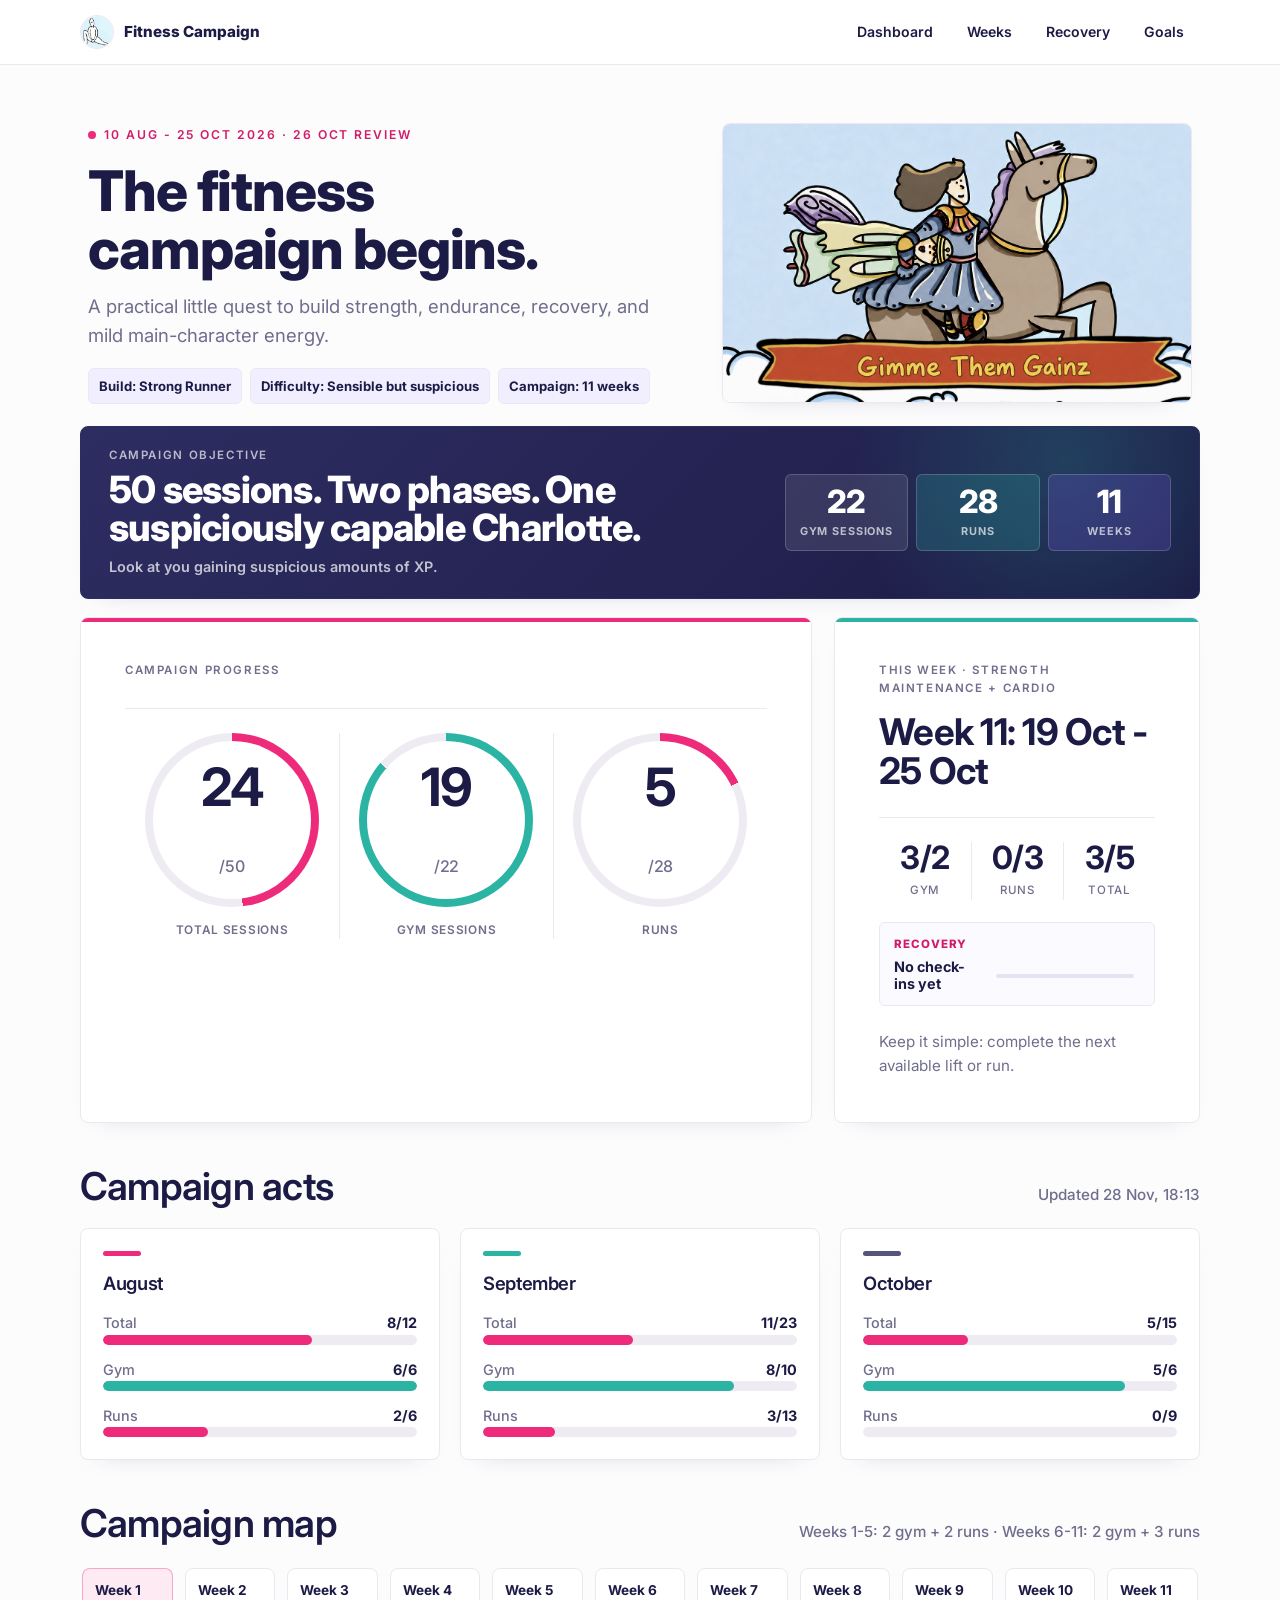
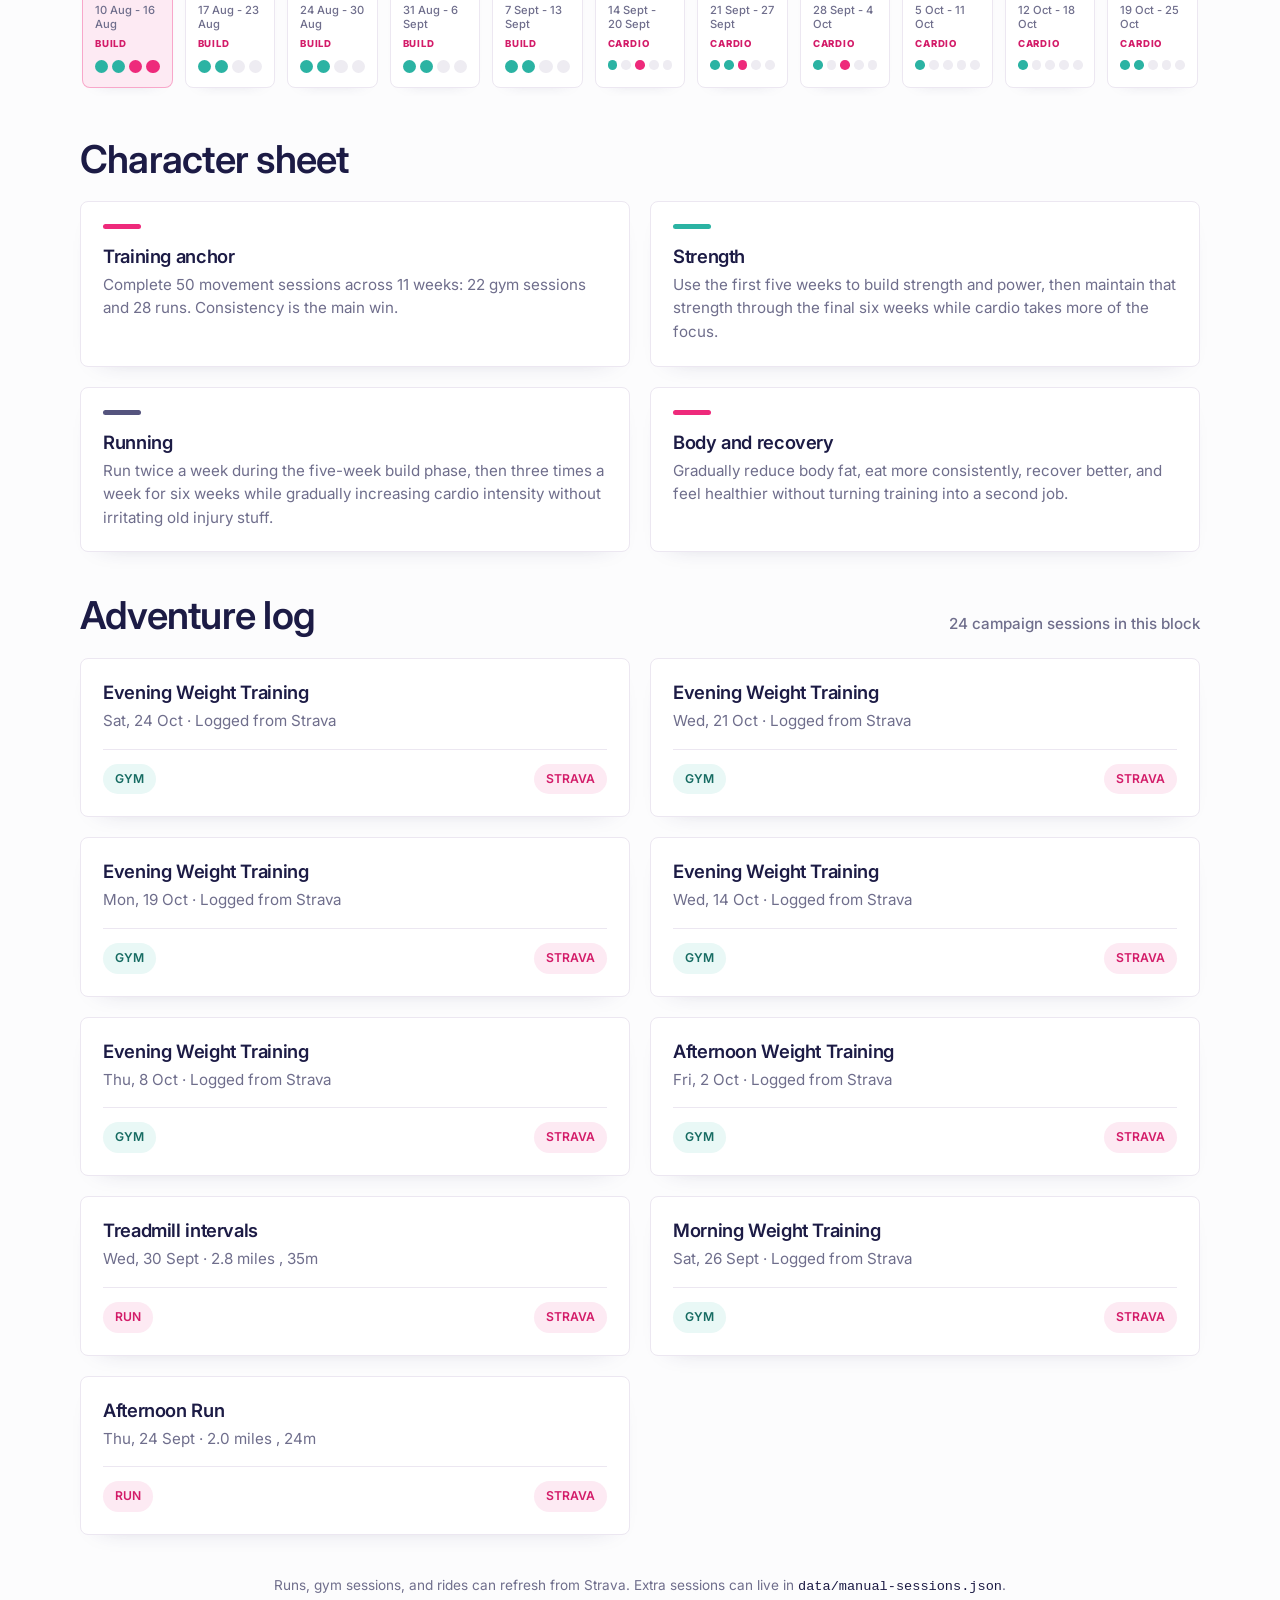
<file: index.html>
<!doctype html>
<html lang="en">
  <head>
    <meta charset="utf-8">
    <meta name="viewport" content="width=device-width, initial-scale=1">
    <title>Charlotte's Movement Block</title>
    <meta
      name="description"
      content="A personal training dashboard for Charlotte's August to October strength and running block."
    >
    <link rel="preconnect" href="https://fonts.googleapis.com">
    <link rel="preconnect" href="https://fonts.gstatic.com" crossorigin>
    <link
      href="https://fonts.googleapis.com/css2?family=Inter:wght@400;500;600;700;800&display=swap"
      rel="stylesheet"
    >
    <link rel="stylesheet" href="styles.css">
  </head>
  <body>
    <nav class="page-nav" aria-label="Page sections">
      <div class="nav-inner">
        <a class="brand-link" href="#top" aria-label="Back to top">
          <span class="brand-mark">
            <img src="assets/quest-buddy.png" alt="">
          </span>
          <span>Fitness Campaign</span>
        </a>
        <div class="nav-links">
          <a href="#dashboard">Dashboard</a>
          <a href="#weeks">Weeks</a>
          <a href="recovery.html">Recovery</a>
          <a href="#goals">Goals</a>
        </div>
      </div>
    </nav>

    <main class="shell" id="top">
      <header class="masthead">
        <div>
          <p class="eyebrow">10 Aug - 25 Oct 2026 · 26 Oct review</p>
          <h1>The fitness campaign begins.</h1>
          <p class="intro">
            A practical little quest to build strength, endurance, recovery,
            and mild main-character energy.
          </p>
          <div class="quest-meta" aria-label="Campaign details">
            <span>Build: Strong Runner</span>
            <span>Difficulty: Sensible but suspicious</span>
            <span>Campaign: 11 weeks</span>
          </div>
        </div>
        <figure class="hero-art" aria-label="Campaign rider illustration">
          <img src="assets/campaign-rider.png?v=gainz-small" alt="">
        </figure>
      </header>

      <section class="target-strip" aria-label="Block targets">
        <div class="target-copy">
          <p class="panel-label">Campaign objective</p>
          <h2>50 sessions. Two phases. One suspiciously capable Charlotte.</h2>
          <p class="target-note" id="pep-note">Tiny promise, repeated often.</p>
        </div>
        <div class="target-stats">
          <div>
            <strong>22</strong>
            <span>gym sessions</span>
          </div>
          <div>
            <strong>28</strong>
            <span>runs</span>
          </div>
          <div>
            <strong>11</strong>
            <span>weeks</span>
          </div>
        </div>
      </section>

      <section class="hero-grid" id="dashboard" aria-labelledby="dashboard-title">
        <div class="hero-panel">
          <p class="panel-label" id="dashboard-title">Campaign progress</p>
          <div class="rings" aria-label="Overall progress rings">
            <div class="ring-card">
              <div class="ring" data-ring="total">
                <span><strong id="total-done">0</strong><small>/50</small></span>
              </div>
              <p>Total sessions</p>
            </div>
            <div class="ring-card">
              <div class="ring ring-gym" data-ring="gym">
                <span><strong id="gym-done">0</strong><small>/22</small></span>
              </div>
              <p>Gym sessions</p>
            </div>
            <div class="ring-card">
              <div class="ring ring-run" data-ring="run">
                <span><strong id="run-done">0</strong><small>/28</small></span>
              </div>
              <p>Runs</p>
            </div>
          </div>
        </div>

        <aside class="status-panel" aria-label="Current week status">
          <p class="panel-label" id="current-phase-label">This week · Strength + power build</p>
          <h2 id="current-week-title">Loading...</h2>
          <div class="mini-goals" id="mini-goals">
            <div>
              <span id="week-gym">0/2</span>
              <small>Gym</small>
            </div>
            <div>
              <span id="week-runs">0/2</span>
              <small>Runs</small>
            </div>
            <div>
              <span id="week-total">0/4</span>
              <small>Total</small>
            </div>
          </div>
          <a class="dashboard-recovery-link" href="recovery.html" aria-label="Open recovery dashboard">
            <div>
              <span>Recovery</span>
              <strong id="dashboard-recovery-score">No check-ins yet</strong>
            </div>
            <svg
              class="dashboard-sparkline"
              id="dashboard-recovery-sparkline"
              viewBox="0 0 150 44"
              aria-hidden="true"
            ></svg>
          </a>
          <p class="week-note" id="current-week-note">
            Once your first activities are logged, this will show whether the
            weekly minimum is on track.
          </p>
        </aside>
      </section>

      <section class="month-section" aria-labelledby="month-title">
        <div class="section-heading">
          <h2 id="month-title">Campaign acts</h2>
          <p id="updated-label">Loading data...</p>
        </div>
        <div class="month-grid" id="month-grid"></div>
      </section>

      <section class="week-section" id="weeks" aria-labelledby="weeks-title">
        <div class="section-heading">
          <h2 id="weeks-title">Campaign map</h2>
          <p>Weeks 1-5: 2 gym + 2 runs · Weeks 6-11: 2 gym + 3 runs</p>
        </div>
        <div class="week-grid" id="week-grid"></div>
      </section>

      <section class="goals-section" id="goals" aria-labelledby="goals-title">
        <div class="section-heading section-heading-left">
          <h2 id="goals-title">Character sheet</h2>
        </div>
        <div class="goals-grid">
          <article>
            <h3>Training anchor</h3>
            <p>
              Complete 50 movement sessions across 11 weeks: 22 gym sessions
              and 28 runs. Consistency is the main win.
            </p>
          </article>
          <article>
            <h3>Strength</h3>
            <p>
              Use the first five weeks to build strength and power, then
              maintain that strength through the final six weeks while cardio
              takes more of the focus.
            </p>
          </article>
          <article>
            <h3>Running</h3>
            <p>
              Run twice a week during the five-week build phase, then three
              times a week for six weeks while gradually increasing cardio
              intensity without irritating old injury stuff.
            </p>
          </article>
          <article>
            <h3>Body and recovery</h3>
            <p>
              Gradually reduce body fat, eat more consistently, recover better,
              and feel healthier without turning training into a second job.
            </p>
          </article>
        </div>
      </section>

      <section class="activity-section" aria-labelledby="activity-title">
        <div class="section-heading">
          <h2 id="activity-title">Adventure log</h2>
          <p id="activity-summary">Loading sessions...</p>
        </div>
        <div class="activity-list" id="activity-list"></div>
      </section>

      <footer class="site-footer">
        <p>Runs, gym sessions, and rides can refresh from Strava. Extra sessions can live in <code>data/manual-sessions.json</code>.</p>
      </footer>
    </main>

    <script src="app.js" type="module"></script>
  </body>
</html>
</file>
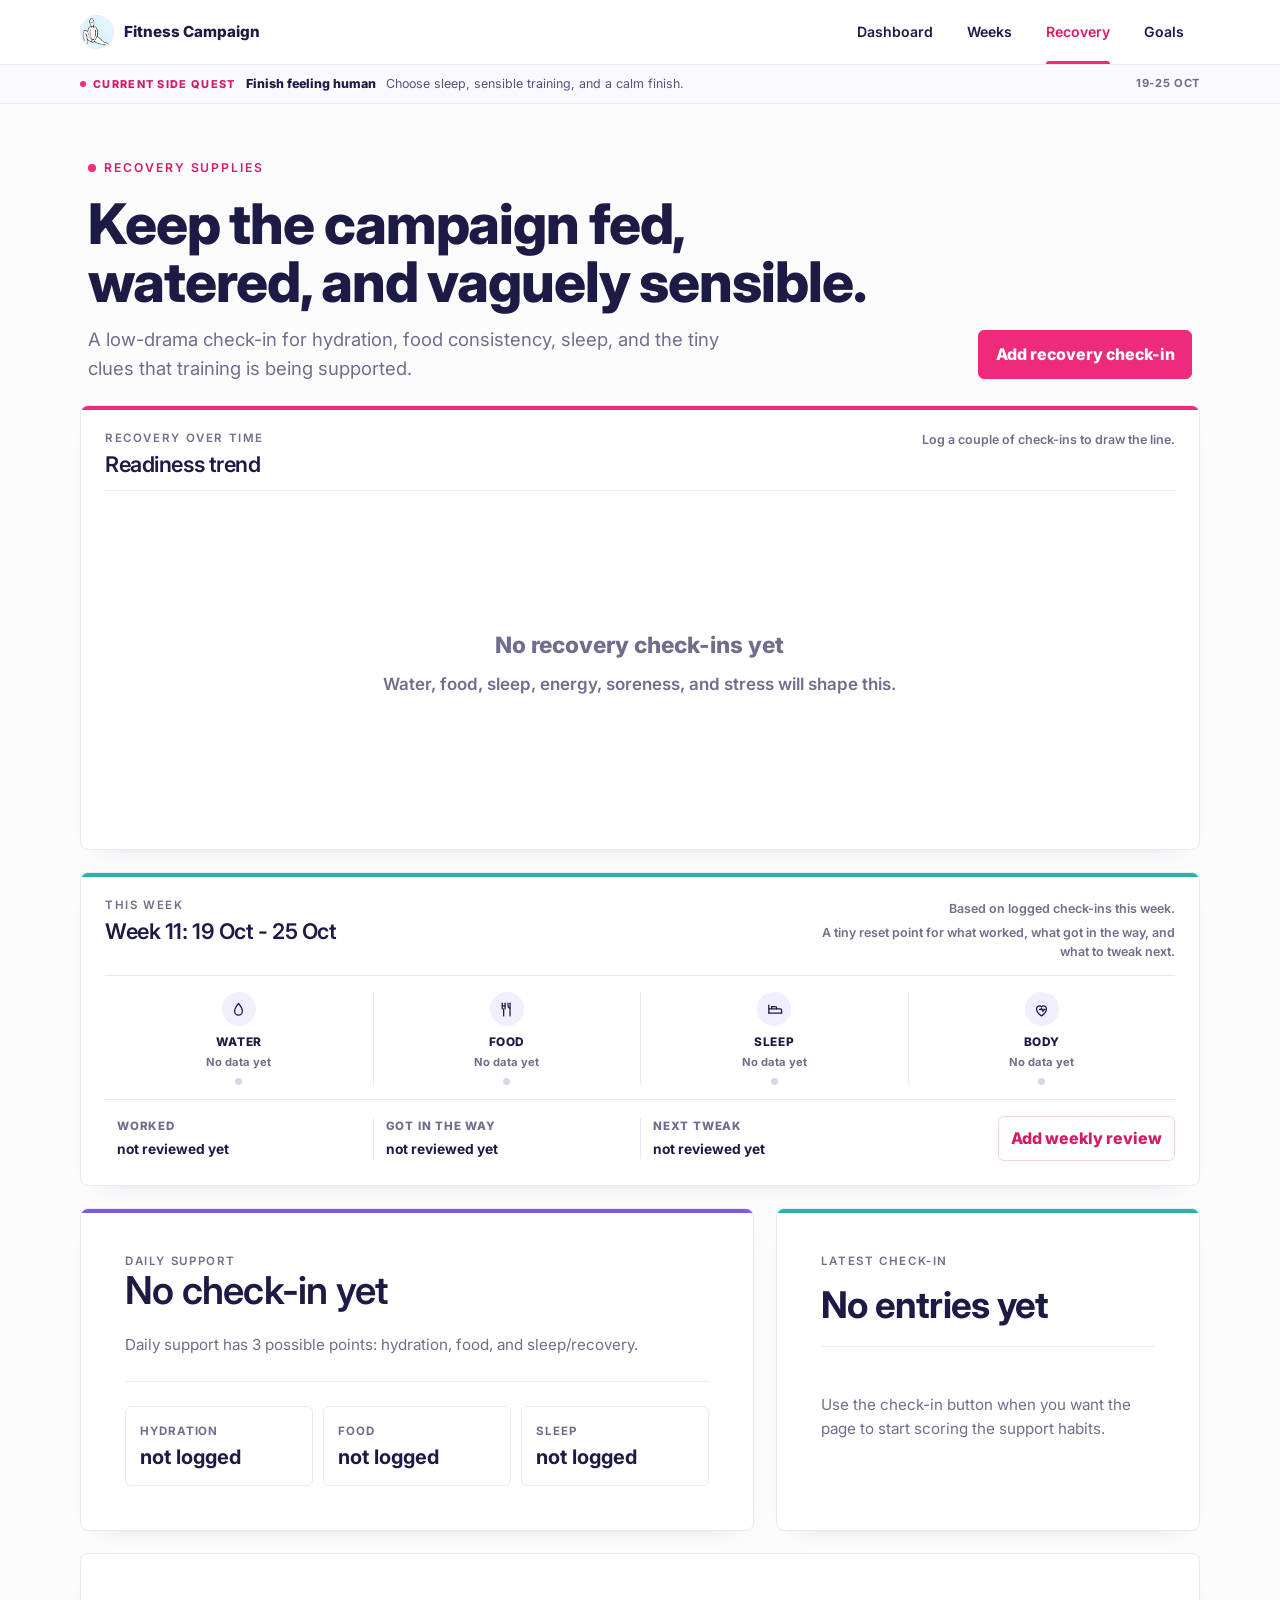
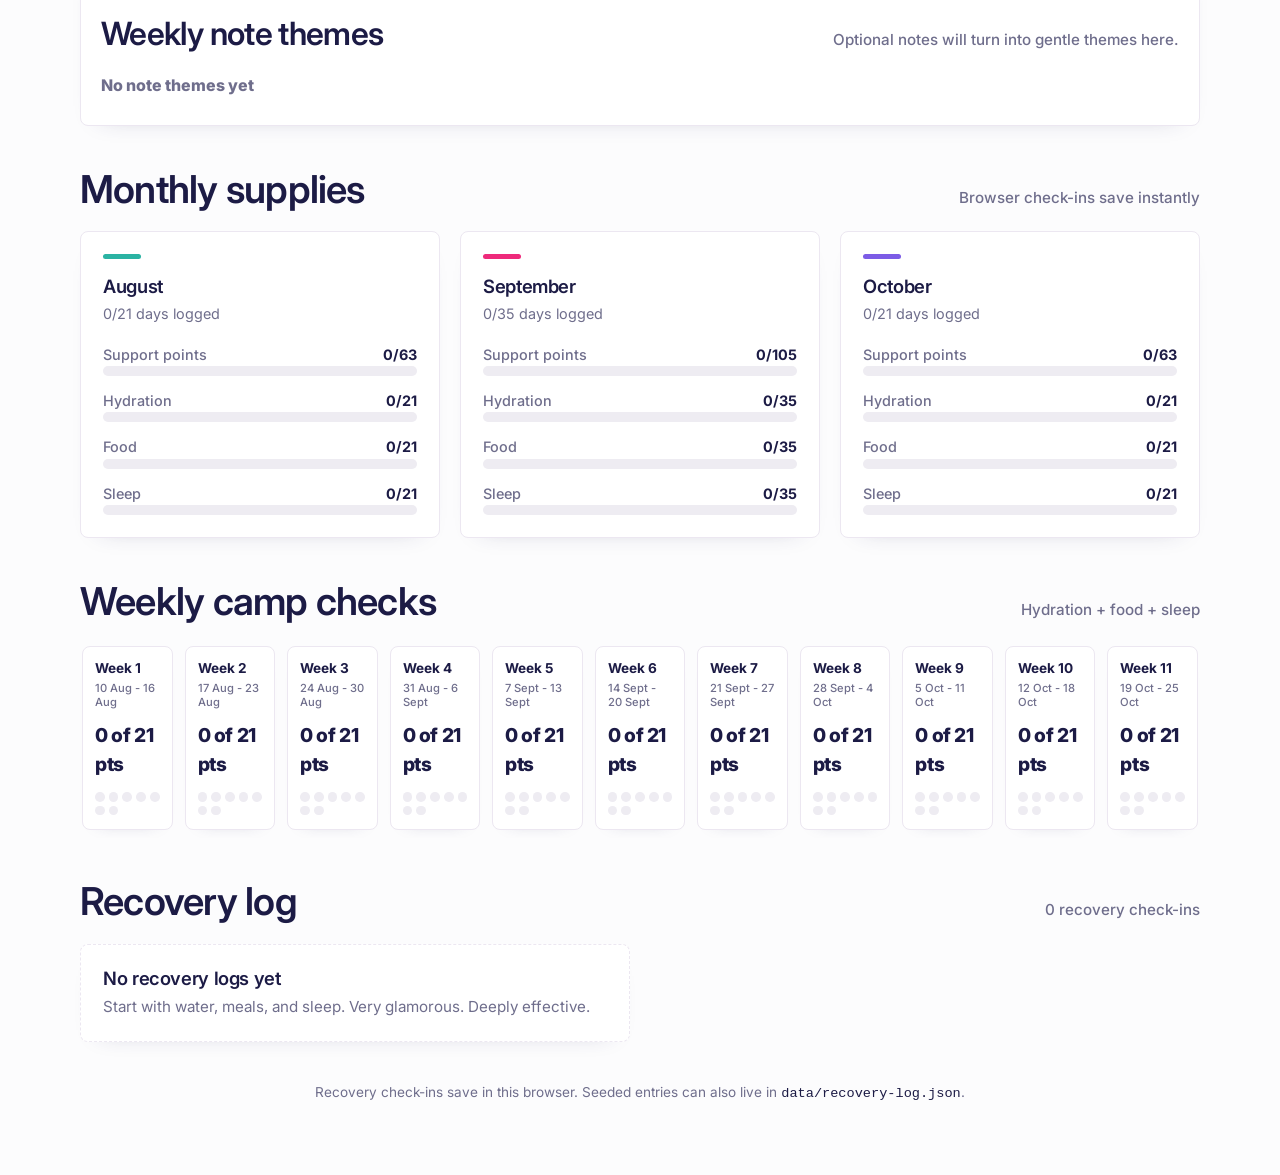
<file: recovery.html>
<!doctype html>
<html lang="en">
  <head>
    <meta charset="utf-8">
    <meta name="viewport" content="width=device-width, initial-scale=1">
    <title>Recovery Log · Charlotte's Movement Block</title>
    <meta
      name="description"
      content="A recovery and consistency dashboard for Charlotte's August to October movement block."
    >
    <link rel="preconnect" href="https://fonts.googleapis.com">
    <link rel="preconnect" href="https://fonts.gstatic.com" crossorigin>
    <link
      href="https://fonts.googleapis.com/css2?family=Inter:wght@400;500;600;700;800&display=swap"
      rel="stylesheet"
    >
    <link rel="stylesheet" href="styles.css">
  </head>
  <body>
    <nav class="page-nav" aria-label="Site sections">
      <div class="nav-inner">
        <a class="brand-link" href="index.html" aria-label="Back to campaign dashboard">
          <span class="brand-mark">
            <img src="assets/quest-buddy.png" alt="">
          </span>
          <span>Fitness Campaign</span>
        </a>
        <div class="nav-links">
          <a href="index.html#dashboard">Dashboard</a>
          <a href="index.html#weeks">Weeks</a>
          <a href="recovery.html" aria-current="page">Recovery</a>
          <a href="index.html#goals">Goals</a>
        </div>
      </div>
    </nav>

    <aside class="side-quest-strip" data-side-quest aria-label="Current campaign side quest"></aside>

    <main class="shell recovery-shell">
      <header class="recovery-masthead">
        <div>
          <p class="eyebrow">Recovery supplies</p>
          <h1>Keep the campaign fed, watered, and vaguely sensible.</h1>
          <p class="intro">
            A low-drama check-in for hydration, food consistency, sleep, and
            the tiny clues that training is being supported.
          </p>
        </div>
        <div class="recovery-masthead-action">
          <button class="primary-action" id="open-recovery-modal" type="button">
            Add recovery check-in
          </button>
        </div>
      </header>

      <section class="recovery-chart-card" aria-labelledby="recovery-chart-title">
        <div class="recovery-chart-heading">
          <div>
            <p class="panel-label">Recovery over time</p>
            <h2 id="recovery-chart-title">Readiness trend</h2>
          </div>
          <p id="recovery-chart-summary">Log a couple of check-ins to draw the line.</p>
        </div>
        <div class="recovery-chart-wrap">
          <svg
            class="recovery-chart"
            id="recovery-chart"
            viewBox="0 0 760 220"
            role="img"
            aria-label="Recovery readiness score over time"
          ></svg>
        </div>
        <div class="recovery-chart-meta" id="recovery-chart-meta"></div>
      </section>

      <section class="week-summary" aria-labelledby="weekly-review-title">
        <div class="week-summary-heading">
          <div>
            <p class="panel-label" id="weekly-review-title">This week</p>
            <h2 id="weekly-review-week">Week review</h2>
          </div>
          <div class="week-summary-meta">
            <p id="supply-trend-note">Based on logged check-ins this week.</p>
            <p id="weekly-review-summary">A tiny reset point for what worked, what got in the way, and what to tweak next.</p>
          </div>
        </div>
        <div class="supply-trend-grid" id="supply-trend-grid" aria-label="Weekly recovery trend"></div>
        <div class="weekly-review">
          <div class="weekly-review-grid" id="weekly-review-grid">
            <div>
              <span>Worked</span>
              <strong>not reviewed yet</strong>
            </div>
            <div>
              <span>Got in the way</span>
              <strong>not reviewed yet</strong>
            </div>
            <div>
              <span>Next tweak</span>
              <strong>not reviewed yet</strong>
            </div>
          </div>
          <button class="secondary-action" id="open-weekly-review-modal" type="button">
            Add weekly review
          </button>
        </div>
      </section>

      <section class="recovery-grid" aria-labelledby="daily-support-title">
        <div class="hero-panel recovery-panel">
          <p class="panel-label" id="daily-support-title">Daily support</p>
          <h2 id="daily-support-title-text">No check-in yet</h2>
          <p class="week-note" id="daily-support-note">
            Daily support is scored out of 3: hydration, food, and sleep/recovery.
          </p>
          <div class="daily-support-grid" id="daily-support-grid" aria-label="Daily recovery anchors">
            <div>
              <span>Hydration</span>
              <strong>not logged</strong>
            </div>
            <div>
              <span>Food</span>
              <strong>not logged</strong>
            </div>
            <div>
              <span>Sleep</span>
              <strong>not logged</strong>
            </div>
          </div>
        </div>

        <aside class="status-panel recovery-context-card" aria-label="Latest recovery context">
          <p class="panel-label">Latest check-in</p>
          <h2 id="latest-recovery-title">No entries yet</h2>
          <div class="context-grid" id="latest-recovery-context"></div>
          <p class="week-note" id="latest-recovery-note">
            Use the check-in button when you want the page to start scoring the
            support habits.
          </p>
        </aside>
      </section>

      <section class="note-themes" aria-labelledby="note-themes-title">
        <div class="section-heading compact-heading">
          <h2 id="note-themes-title">Weekly note themes</h2>
          <p id="note-themes-summary">Optional notes will turn into gentle themes here.</p>
        </div>
        <div class="theme-cloud" id="note-theme-cloud" aria-label="Trending note words"></div>
      </section>

      <section class="month-section" aria-labelledby="recovery-month-title">
        <div class="section-heading">
          <h2 id="recovery-month-title">Monthly supplies</h2>
          <p id="recovery-updated-label">Loading recovery data...</p>
        </div>
        <div class="month-grid" id="recovery-month-grid"></div>
      </section>

      <section class="week-section" aria-labelledby="recovery-week-title">
        <div class="section-heading">
          <h2 id="recovery-week-title">Weekly camp checks</h2>
          <p>Hydration + food + sleep</p>
        </div>
        <div class="week-grid recovery-week-grid" id="recovery-week-grid"></div>
      </section>

      <section class="activity-section" aria-labelledby="recovery-log-title">
        <div class="section-heading">
          <h2 id="recovery-log-title">Recovery log</h2>
          <p id="recovery-log-summary">Loading check-ins...</p>
        </div>
        <div class="activity-list" id="recovery-log-list"></div>
      </section>

      <footer class="site-footer">
        <p>Recovery check-ins save in this browser. Seeded entries can also live in <code>data/recovery-log.json</code>.</p>
      </footer>
    </main>

    <dialog class="modal" id="recovery-modal" aria-labelledby="recovery-modal-title">
      <form class="modal-panel" id="recovery-form" method="dialog">
        <div class="modal-heading">
          <div>
            <p class="panel-label">Recovery check-in</p>
            <h2 id="recovery-modal-title">How supported was today?</h2>
          </div>
          <button class="icon-button" id="close-recovery-modal" type="button" aria-label="Close check-in">x</button>
        </div>

        <label class="field">
          <span>Date</span>
          <input id="checkin-date" name="date" type="date" min="2026-08-10" max="2026-10-25" required>
        </label>

        <fieldset class="choice-field">
          <legend>Hydration</legend>
          <label><input type="radio" name="hydration" value="low" required><span>Low</span></label>
          <label><input type="radio" name="hydration" value="okay"><span>Okay</span></label>
          <label><input type="radio" name="hydration" value="great"><span>Great</span></label>
        </fieldset>

        <div class="form-grid">
          <label class="field">
            <span>Meals</span>
            <input name="meals" type="number" min="0" max="6" step="1" value="0">
          </label>
          <label class="toggle-field">
            <input name="protein" type="checkbox">
            <span>Protein showed up</span>
          </label>
          <label class="toggle-field">
            <input name="foodConsistent" type="checkbox">
            <span>Food felt consistent</span>
          </label>
        </div>

        <fieldset class="choice-field">
          <legend>Sleep/recovery</legend>
          <label><input type="radio" name="sleep" value="rough" required><span>Rough</span></label>
          <label><input type="radio" name="sleep" value="okay"><span>Okay</span></label>
          <label><input type="radio" name="sleep" value="good"><span>Good</span></label>
          <label><input type="radio" name="sleep" value="great"><span>Great</span></label>
        </fieldset>

        <div class="slider-grid">
          <label class="range-field">
            <span>Energy <strong id="energy-value">3</strong>/5</span>
            <input name="energy" type="range" min="1" max="5" value="3">
          </label>
          <label class="range-field">
            <span>Soreness <strong id="soreness-value">3</strong>/5</span>
            <input name="soreness" type="range" min="1" max="5" value="3">
          </label>
          <label class="range-field">
            <span>Stress <strong id="stress-value">3</strong>/5</span>
            <input name="stress" type="range" min="1" max="5" value="3">
          </label>
        </div>

        <label class="field">
          <span>Optional note</span>
          <textarea name="note" rows="3" placeholder="Anything useful?"></textarea>
        </label>

        <div class="modal-actions">
          <button class="secondary-action" id="delete-recovery-entry" type="button">Delete day</button>
          <button class="primary-action" type="submit">Save check-in</button>
        </div>
      </form>
    </dialog>

    <dialog class="modal" id="weekly-review-modal" aria-labelledby="weekly-review-modal-title">
      <form class="modal-panel" id="weekly-review-form" method="dialog">
        <div class="modal-heading">
          <div>
            <p class="panel-label">Weekly review</p>
            <h2 id="weekly-review-modal-title">What did this week teach you?</h2>
          </div>
          <button class="icon-button" id="close-weekly-review-modal" type="button" aria-label="Close weekly review">x</button>
        </div>

        <input name="weekIndex" type="hidden">

        <label class="field">
          <span>What worked?</span>
          <textarea name="worked" rows="3" placeholder="Anything that helped, even if tiny."></textarea>
        </label>

        <label class="field">
          <span>What got in the way?</span>
          <textarea name="blocked" rows="3" placeholder="Stress, time, food, sleep, logistics, life."></textarea>
        </label>

        <label class="field">
          <span>Small tweak for next week</span>
          <textarea name="tweak" rows="3" placeholder="One boringly doable adjustment."></textarea>
        </label>

        <div class="modal-actions">
          <button class="secondary-action" id="delete-weekly-review" type="button">Delete review</button>
          <button class="primary-action" type="submit">Save weekly review</button>
        </div>
      </form>
    </dialog>

    <script src="side-quest.js" type="module"></script>
    <script src="recovery.js" type="module"></script>
  </body>
</html>
</file>
<file: styles.css>
:root {
  color-scheme: light;
  --navy: #2e2d62;
  --navy-ink: #1c1b45;
  --navy-soft: #55547e;
  --pink: #ee2a7b;
  --pink-dark: #d31c69;
  --pink-soft: #fdeaf3;
  --teal: #2bb3a3;
  --teal-soft: #e9f8f6;
  --purple: #7c5ce6;
  --purple-soft: #f1efff;
  --cream: #fcfcfd;
  --panel: #ffffff;
  --line: #ece7f1;
  --muted: #6f6e8c;
  --shadow-soft: 0 10px 24px -22px rgba(46, 45, 98, 0.38);
  --shadow-card: 0 8px 18px -18px rgba(46, 45, 98, 0.4);
  --radius: 8px;
  --radius-sm: 6px;
}

* {
  box-sizing: border-box;
}

html {
  scroll-behavior: smooth;
  scroll-padding-top: 86px;
}

body {
  min-width: 320px;
  margin: 0;
  color: var(--navy-ink);
  font-family: "Inter", ui-sans-serif, system-ui, -apple-system,
    BlinkMacSystemFont, "Segoe UI", sans-serif;
  font-size: 16px;
  line-height: 1.55;
  -webkit-font-smoothing: antialiased;
  background: var(--cream);
}

h1,
h2,
h3 {
  margin: 0;
  letter-spacing: -0.02em;
}

p {
  margin: 0;
}

button,
a {
  font: inherit;
}

button {
  cursor: pointer;
}

.shell {
  width: min(1120px, calc(100% - 48px));
  margin: 0 auto;
  padding: 48px 0 72px;
}

.masthead {
  display: grid;
  grid-template-columns: minmax(0, 1fr) minmax(320px, 0.82fr);
  gap: clamp(28px, 5vw, 60px);
  align-items: center;
  margin-bottom: 22px;
  padding: 8px 8px 0;
}

.masthead > div {
  min-width: 0;
}

.eyebrow {
  display: inline-flex;
  align-items: center;
  gap: 8px;
  color: var(--pink-dark);
  font-size: 0.76rem;
  font-weight: 600;
  letter-spacing: 0.16em;
  text-transform: uppercase;
}

.eyebrow::before {
  content: "";
  width: 8px;
  height: 8px;
  border-radius: 50%;
  background: var(--pink);
}

h1 {
  max-width: 20ch;
  margin: 16px 0 14px;
  font-size: clamp(2.2rem, 5.4vw, 3.5rem);
  font-weight: 800;
  line-height: 1.04;
  text-wrap: balance;
}

.intro {
  max-width: 54ch;
  color: var(--muted);
  font-size: clamp(1.02rem, 2vw, 1.16rem);
  line-height: 1.55;
}

.quest-meta {
  display: flex;
  flex-wrap: wrap;
  gap: 8px;
  margin-top: 18px;
}

.quest-meta span {
  padding: 7px 10px;
  border: 1px solid var(--line);
  border-radius: var(--radius-sm);
  color: var(--navy-ink);
  background: var(--purple-soft);
  font-size: 0.82rem;
  font-weight: 700;
}

.primary-action,
.secondary-action,
.icon-button {
  border: 1px solid var(--line);
  border-radius: var(--radius-sm);
  font-weight: 800;
}

.primary-action {
  padding: 11px 14px;
  color: #fff;
  border-color: var(--pink);
  background: var(--pink);
}

.intro-copy .primary-action {
  margin-top: 20px;
}

.secondary-action {
  padding: 11px 14px;
  color: var(--navy-ink);
  background: var(--panel);
}

.icon-button {
  display: grid;
  place-items: center;
  width: 36px;
  height: 36px;
  padding: 0;
  color: var(--muted);
  background: var(--panel);
}

.hero-art {
  min-width: 0;
  margin: 0;
  align-self: center;
  overflow: hidden;
  max-height: 280px;
  border: 1px solid var(--line);
  border-radius: var(--radius);
  background: var(--panel);
  box-shadow: var(--shadow-soft);
}

.hero-art img {
  display: block;
  width: 106%;
  height: 280px;
  object-fit: cover;
  object-position: 42% 32%;
}

.page-nav {
  position: sticky;
  top: 0;
  z-index: 30;
  width: 100%;
  border-bottom: 1px solid var(--line);
  background: var(--panel);
  box-shadow: none;
}

.nav-inner {
  display: flex;
  align-items: center;
  justify-content: space-between;
  width: min(1120px, calc(100% - 48px));
  min-height: 64px;
  margin: 0 auto;
}

.brand-link,
.nav-links {
  display: flex;
  align-items: center;
}

.brand-link {
  gap: 10px;
  color: var(--navy-ink);
  font-size: 0.95rem;
  font-weight: 800;
  text-decoration: none;
}

.brand-mark {
  display: grid;
  place-items: center;
  width: 34px;
  height: 34px;
  overflow: hidden;
  border: 1px solid var(--line);
  border-radius: 50%;
  background: #dff5fb;
  box-shadow: none;
}

.brand-mark img {
  display: block;
  width: 100%;
  height: 100%;
  object-fit: cover;
}

.nav-links {
  gap: 2px;
}

.nav-links a {
  position: relative;
  display: flex;
  align-items: center;
  min-height: 64px;
  padding: 0 16px;
  color: var(--navy-ink);
  font-size: 0.88rem;
  font-weight: 600;
  text-decoration: none;
  transition: color 150ms ease;
}

.nav-links a:hover {
  color: var(--pink-dark);
}

.nav-links a[aria-current="page"] {
  color: var(--pink-dark);
}

.nav-links a::after {
  content: "";
  position: absolute;
  right: 16px;
  bottom: 0;
  left: 16px;
  height: 3px;
  border-radius: 999px 999px 0 0;
  background: var(--pink);
  opacity: 0;
  transform: scaleX(0.65);
  transition: opacity 150ms ease, transform 150ms ease;
}

.nav-links a:hover::after {
  opacity: 1;
  transform: scaleX(1);
}

.nav-links a[aria-current="page"]::after {
  opacity: 1;
  transform: scaleX(1);
}

.side-quest-strip {
  width: 100%;
  border-bottom: 1px solid var(--line);
  color: var(--navy-soft);
  background: #faf9ff;
}

.side-quest-inner {
  display: flex;
  align-items: center;
  gap: 10px;
  width: min(1120px, calc(100% - 48px));
  min-height: 38px;
  margin: 0 auto;
  font-size: 0.78rem;
}

.side-quest-label {
  display: inline-flex;
  flex: 0 0 auto;
  align-items: center;
  gap: 7px;
  color: var(--pink-dark);
  font-size: 0.68rem;
  font-weight: 800;
  letter-spacing: 0.12em;
  text-transform: uppercase;
}

.side-quest-label::before {
  content: "";
  width: 6px;
  height: 6px;
  border-radius: 50%;
  background: var(--pink);
}

.side-quest-title {
  color: var(--navy-ink);
  font-weight: 800;
}

.side-quest-action {
  overflow: hidden;
  text-overflow: ellipsis;
  white-space: nowrap;
}

.side-quest-dates {
  flex: 0 0 auto;
  margin-left: auto;
  color: var(--muted);
  font-size: 0.7rem;
  font-weight: 700;
  letter-spacing: 0.06em;
  text-transform: uppercase;
}

.target-strip {
  position: relative;
  display: grid;
  grid-template-columns: minmax(0, 1fr) auto;
  gap: 22px;
  align-items: center;
  margin-bottom: 18px;
  padding: 20px 28px;
  overflow: hidden;
  border-radius: var(--radius);
  color: #fff;
  border: 1px solid var(--navy);
  background:
    radial-gradient(circle at 88% 18%, rgba(43, 179, 163, 0.22), transparent 22%),
    linear-gradient(135deg, var(--navy) 0%, var(--navy-ink) 100%);
  box-shadow: var(--shadow-soft);
}

.target-strip .panel-label {
  color: rgba(255, 255, 255, 0.68);
}

.target-strip h2 {
  max-width: 26ch;
  margin-top: 6px;
  color: #fff;
  font-size: clamp(1.55rem, 3vw, 2.35rem);
  font-weight: 800;
  line-height: 1.02;
}

.target-note {
  max-width: 38ch;
  margin-top: 8px;
  color: rgba(255, 255, 255, 0.72);
  font-size: 0.9rem;
  font-weight: 600;
}

.target-copy,
.target-stats {
  position: relative;
  z-index: 1;
}

.target-stats {
  display: grid;
  grid-template-columns: repeat(3, minmax(96px, 1fr));
  gap: 8px;
}

.target-stats div {
  min-width: 0;
  padding: 11px 14px;
  border: 1px solid rgba(255, 255, 255, 0.18);
  border-radius: var(--radius-sm);
  background: rgba(255, 255, 255, 0.1);
  text-align: center;
}

.target-stats div:nth-child(2) {
  background: rgba(43, 179, 163, 0.22);
}

.target-stats div:nth-child(3) {
  background: rgba(124, 92, 230, 0.22);
}

.target-stats strong {
  display: block;
  color: #fff;
  font-size: clamp(1.45rem, 3vw, 2rem);
  font-weight: 800;
  line-height: 1;
  letter-spacing: -0.03em;
}

.target-stats span {
  display: block;
  margin-top: 5px;
  color: rgba(255, 255, 255, 0.68);
  font-size: 0.68rem;
  font-weight: 700;
  letter-spacing: 0.08em;
  text-transform: uppercase;
}

.hero-grid {
  display: grid;
  grid-template-columns: minmax(0, 1.6fr) minmax(300px, 0.8fr);
  gap: 22px;
}

.hero-panel,
.status-panel,
.month-card,
.week-card,
.goals-grid article,
.activity-card {
  border: 1px solid var(--line);
  border-radius: var(--radius);
  background: var(--panel);
  box-shadow: var(--shadow-soft);
}

.hero-panel,
.status-panel {
  position: relative;
  overflow: hidden;
  padding: clamp(28px, 4vw, 44px);
}

.hero-panel {
  background: var(--panel);
}

.hero-panel::before,
.status-panel::before {
  content: "";
  position: absolute;
  top: 0;
  right: 0;
  left: 0;
  height: 4px;
  background: var(--pink);
}

.panel-label {
  color: var(--muted);
  font-size: 0.72rem;
  font-weight: 600;
  letter-spacing: 0.14em;
  text-transform: uppercase;
}

.rings {
  display: grid;
  grid-template-columns: repeat(auto-fit, minmax(128px, 1fr));
  gap: 0;
  width: 100%;
  margin-top: 28px;
  padding-top: 24px;
  border-top: 1px solid var(--line);
}

.ring-card {
  display: grid;
  gap: 14px;
  justify-items: center;
  min-width: 0;
  padding: 0 12px;
  text-align: center;
}

.ring-card:first-child .ring {
  box-shadow: none;
}

.ring-card + .ring-card {
  border-left: 1px solid var(--line);
}

.ring-card p {
  color: var(--muted);
  font-size: 0.74rem;
  font-weight: 600;
  letter-spacing: 0.06em;
  text-transform: uppercase;
}

.ring {
  --progress: 0deg;
  --ring-color: var(--pink);
  display: grid;
  place-items: center;
  width: min(100%, 174px);
  aspect-ratio: 1;
  border-radius: 50%;
  background: conic-gradient(var(--ring-color) var(--progress), #eeecf2 0deg);
  transition: background 900ms cubic-bezier(0.22, 1, 0.36, 1);
}

.ring span {
  display: grid;
  place-items: center;
  width: calc(100% - 16px);
  height: calc(100% - 16px);
  border-radius: 50%;
  background: var(--panel);
}

.ring strong {
  font-size: clamp(2rem, 5vw, 3.3rem);
  font-weight: 700;
  line-height: 1;
  letter-spacing: -0.03em;
}

.ring small {
  color: var(--muted);
  font-size: 1rem;
  font-weight: 500;
  letter-spacing: -0.02em;
}

.ring-gym {
  --ring-color: var(--teal);
}

.ring-run {
  --ring-color: var(--pink);
}

.ring-ride {
  --ring-color: var(--purple);
}

.bonus-ring-card .ring small {
  font-size: 0.86rem;
}

.status-panel h2 {
  margin-top: 14px;
  font-size: clamp(1.65rem, 4vw, 2.3rem);
  font-weight: 700;
  line-height: 1.08;
}

.status-panel {
  background: var(--panel);
}

.status-panel::before {
  background: var(--teal);
}

.mini-goals {
  display: grid;
  grid-template-columns: repeat(auto-fit, minmax(74px, 1fr));
  gap: 0;
  margin-top: 26px;
  padding-top: 24px;
  border-top: 1px solid var(--line);
}

.mini-goals div {
  min-width: 0;
  padding: 0 10px;
  text-align: center;
}

.mini-goals .bonus-goal {
  color: #4c3c9d;
}

.mini-goals div + div {
  border-left: 1px solid var(--line);
}

.mini-goals span {
  display: block;
  font-size: clamp(1.45rem, 4vw, 2rem);
  font-weight: 700;
  line-height: 1;
  letter-spacing: -0.02em;
}

.mini-goals small {
  display: block;
  margin-top: 8px;
  color: var(--muted);
  font-size: 0.72rem;
  font-weight: 500;
  letter-spacing: 0.06em;
  text-transform: uppercase;
}

.dashboard-recovery-link {
  display: grid;
  grid-template-columns: minmax(0, 1fr) 150px;
  gap: 14px;
  align-items: center;
  margin-top: 22px;
  padding: 13px 14px;
  border: 1px solid var(--line);
  border-radius: var(--radius-sm);
  color: inherit;
  background: #fbfaff;
  text-decoration: none;
}

.dashboard-recovery-link span,
.dashboard-recovery-link strong {
  display: block;
}

.dashboard-recovery-link span {
  color: var(--pink-dark);
  font-size: 0.72rem;
  font-weight: 800;
  letter-spacing: 0.08em;
  text-transform: uppercase;
}

.dashboard-recovery-link strong {
  margin-top: 4px;
  color: var(--navy-ink);
  font-size: 0.9rem;
  line-height: 1.2;
}

.dashboard-sparkline {
  display: block;
  width: 150px;
  height: 44px;
}

.sparkline-empty {
  stroke: #e7e2f0;
  stroke-linecap: round;
  stroke-width: 4;
}

.sparkline-line {
  fill: none;
  stroke: var(--teal);
  stroke-linecap: round;
  stroke-linejoin: round;
  stroke-width: 4;
}

.sparkline-dot {
  fill: var(--panel);
  stroke: var(--pink);
  stroke-width: 3;
}

.week-note {
  margin-top: 24px;
  color: var(--muted);
  font-size: 0.95rem;
}

.section-heading {
  display: flex;
  gap: 18px;
  align-items: baseline;
  justify-content: space-between;
  margin: 44px 0 22px;
}

.section-heading-left {
  justify-content: flex-start;
}

h2 {
  font-size: clamp(1.7rem, 4vw, 2.4rem);
  font-weight: 600;
  line-height: 1;
}

.section-heading p {
  color: var(--muted);
  font-size: 0.95rem;
  font-weight: 500;
  text-align: right;
}

.month-grid {
  display: grid;
  grid-template-columns: repeat(3, minmax(0, 1fr));
  gap: 20px;
}

.month-card,
.goals-grid article,
.activity-card {
  padding: 22px;
}

.month-card {
  position: relative;
  overflow: hidden;
}

.month-card::before,
.goals-grid article::before {
  content: "";
  display: block;
  width: 38px;
  height: 5px;
  margin-bottom: 16px;
  border-radius: 999px;
  background: var(--pink);
}

.month-card:nth-child(2)::before,
.goals-grid article:nth-child(2)::before {
  background: var(--teal);
}

.month-card:nth-child(3)::before,
.goals-grid article:nth-child(3)::before {
  background: var(--navy-soft);
}

.month-card h3,
.goals-grid h3,
.activity-card h3 {
  margin-bottom: 6px;
  font-size: 1.15rem;
  font-weight: 600;
  line-height: 1.2;
}

.bar-group {
  display: grid;
  gap: 14px;
  margin-top: 18px;
}

.bar-label {
  display: flex;
  justify-content: space-between;
  gap: 16px;
  color: var(--muted);
  font-size: 0.9rem;
  font-weight: 500;
}

.bar-label span:last-child {
  color: var(--navy-ink);
  font-weight: 700;
}

.bar-track {
  height: 10px;
  overflow: hidden;
  border-radius: 999px;
  background: #eeecf2;
}

.bar-track.bonus {
  height: 7px;
  background: var(--purple-soft);
}

.bar-fill {
  width: 0%;
  height: 100%;
  border-radius: inherit;
  background: var(--pink);
}

.bar-fill.gym {
  background: var(--teal);
}

.bar-fill.run {
  background: var(--pink);
}

.bar-fill.ride {
  background: var(--purple);
}

.bar-fill.support {
  background: var(--navy-ink);
}

.bar-fill.hydration {
  background: var(--teal);
}

.bar-fill.food {
  background: var(--pink);
}

.bar-fill.sleep {
  background: var(--purple);
}

.week-grid {
  display: grid;
  grid-template-columns: repeat(11, minmax(88px, 1fr));
  gap: 12px;
  overflow-x: auto;
  padding: 2px 2px 8px;
}

.week-card {
  min-width: 88px;
  padding: 14px 12px;
  box-shadow: var(--shadow-card);
}

.week-card.is-complete {
  border-color: rgba(238, 42, 123, 0.35);
  background: var(--pink-soft);
}

.week-card.is-current {
  box-shadow: 0 0 0 2px var(--pink), var(--shadow-card);
}

.week-card strong {
  display: block;
  font-size: 0.85rem;
  font-weight: 700;
  line-height: 1.1;
}

.week-card small {
  display: block;
  margin-top: 5px;
  color: var(--muted);
  font-size: 0.7rem;
  font-weight: 500;
  line-height: 1.25;
}

.week-phase {
  display: block;
  margin-top: 8px;
  color: var(--pink-dark);
  font-size: 0.6rem;
  font-weight: 800;
  letter-spacing: 0.08em;
  line-height: 1;
  text-transform: uppercase;
}

.week-dots {
  display: grid;
  grid-template-columns: repeat(var(--week-target, 5), 1fr);
  gap: 4px;
  margin-top: 12px;
}

.week-dots.has-rides {
  grid-template-columns: repeat(auto-fit, minmax(8px, 1fr));
}

.dot {
  aspect-ratio: 1;
  border-radius: 50%;
  background: #eeecf2;
}

.dot.done.gym {
  background: var(--teal);
}

.dot.done.run {
  background: var(--pink);
}

.dot.done.ride {
  background: var(--purple);
}

.dot.done.recovery {
  background: var(--teal);
}

.goals-grid {
  display: grid;
  grid-template-columns: repeat(2, minmax(0, 1fr));
  gap: 20px;
}

.goals-grid p,
.activity-card p {
  color: var(--muted);
  font-size: 0.95rem;
}

.activity-list {
  display: grid;
  grid-template-columns: repeat(2, minmax(0, 1fr));
  gap: 20px;
}

.activity-card {
  color: inherit;
  text-decoration: none;
  transition: transform 180ms ease, box-shadow 180ms ease;
}

.activity-card:first-child:last-child {
  border-style: dashed;
  background: var(--panel);
}

.activity-card:hover {
  transform: translateY(-1px);
  box-shadow: var(--shadow-soft);
}

.activity-meta {
  display: flex;
  gap: 8px;
  align-items: center;
  justify-content: space-between;
  margin-top: 16px;
  padding-top: 14px;
  border-top: 1px solid var(--line);
}

.pill {
  display: inline-flex;
  align-items: center;
  padding: 6px 12px;
  border-radius: 999px;
  color: var(--pink-dark);
  background: var(--pink-soft);
  font-size: 0.76rem;
  font-weight: 600;
  text-transform: uppercase;
}

.pill.gym {
  color: #176c63;
  background: var(--teal-soft);
}

.pill.ride {
  color: #4c3c9d;
  background: var(--purple-soft);
}

.pill.hydration {
  color: #176c63;
  background: var(--teal-soft);
}

.pill.food {
  color: var(--pink-dark);
  background: var(--pink-soft);
}

.pill.sleep {
  color: #4c3c9d;
  background: var(--purple-soft);
}

.recovery-shell {
  padding-top: 42px;
}

.recovery-masthead {
  display: grid;
  grid-template-columns: minmax(0, 1fr) auto;
  gap: 28px;
  align-items: end;
  margin-bottom: 22px;
  padding: 8px 8px 0;
}

.recovery-masthead h1 {
  max-width: 24ch;
}

.recovery-masthead-action {
  display: flex;
  justify-content: flex-end;
  padding-bottom: 4px;
}

.recovery-masthead-action .primary-action {
  min-width: 214px;
}

.recovery-chart-card {
  position: relative;
  display: grid;
  gap: 14px;
  overflow: hidden;
  margin-bottom: 22px;
  padding: 24px;
  border: 1px solid var(--line);
  border-radius: var(--radius);
  background: var(--panel);
  box-shadow: var(--shadow-soft);
}

.recovery-chart-card::before {
  content: "";
  position: absolute;
  top: 0;
  right: 0;
  left: 0;
  height: 4px;
  background: var(--pink);
}

.recovery-chart-heading {
  display: flex;
  gap: 16px;
  align-items: flex-start;
  justify-content: space-between;
}

.recovery-chart-heading h2 {
  margin-top: 4px;
  font-size: clamp(1.05rem, 1.8vw, 1.35rem);
  line-height: 1.15;
}

.recovery-chart-heading p:last-child {
  max-width: 360px;
  color: var(--muted);
  font-size: 0.78rem;
  font-weight: 600;
  text-align: right;
}

.recovery-chart-wrap {
  padding-top: 10px;
  border-top: 1px solid var(--line);
}

.recovery-chart {
  display: block;
  width: 100%;
  height: auto;
  min-height: 180px;
  overflow: visible;
}

.chart-grid-line {
  stroke: #eeeaf5;
  stroke-width: 1;
}

.chart-axis-label,
.chart-empty-subtext,
.chart-empty-text {
  fill: var(--muted);
  font-family: inherit;
}

.chart-axis-label {
  font-size: 11px;
  font-weight: 700;
}

.chart-area {
  fill: url("#readiness-fill");
}

.chart-line {
  fill: none;
  stroke: var(--teal);
  stroke-linecap: round;
  stroke-linejoin: round;
  stroke-width: 4;
}

.chart-dot {
  fill: var(--panel);
  stroke: var(--pink);
  stroke-width: 3;
}

.chart-empty-text {
  font-size: 16px;
  font-weight: 800;
}

.chart-empty-subtext {
  font-size: 12px;
  font-weight: 600;
}

.recovery-chart-meta {
  display: flex;
  gap: 12px;
  align-items: center;
  justify-content: space-between;
  color: var(--muted);
  font-size: 0.72rem;
  font-weight: 700;
}

.week-summary {
  position: relative;
  display: grid;
  gap: 14px;
  overflow: hidden;
  margin-bottom: 22px;
  padding: 24px;
  border: 1px solid var(--line);
  border-radius: var(--radius);
  background: var(--panel);
  box-shadow: var(--shadow-soft);
}

.week-summary::before {
  content: "";
  position: absolute;
  top: 0;
  right: 0;
  left: 0;
  height: 4px;
  background: var(--teal);
}

.week-summary-heading {
  display: flex;
  gap: 16px;
  align-items: flex-start;
  justify-content: space-between;
}

.week-summary-heading .panel-label {
  text-align: left;
}

.week-summary-heading h2 {
  margin-top: 4px;
  font-size: clamp(1.05rem, 1.8vw, 1.35rem);
  line-height: 1.15;
}

.week-summary-meta {
  display: grid;
  gap: 4px;
  max-width: 360px;
  padding-top: 2px;
  text-align: right;
}

.week-summary-meta p {
  color: var(--muted);
  font-size: 0.78rem;
  font-weight: 600;
}

.supply-trend-grid {
  display: grid;
  grid-template-columns: repeat(4, minmax(0, 1fr));
  gap: 0;
  padding-top: 16px;
  border-top: 1px solid var(--line);
}

.supply-trend-item {
  display: grid;
  grid-template-columns: 1fr;
  justify-items: center;
  gap: 7px;
  min-width: 0;
  padding: 0 12px;
  text-align: center;
}

.supply-trend-item + .supply-trend-item {
  border-left: 1px solid var(--line);
}

.supply-trend-item.is-good {
  color: #176c63;
}

.supply-trend-item.is-ok {
  color: #4c3c9d;
}

.supply-trend-item.is-early {
  color: #4c3c9d;
}

.supply-trend-item.is-low {
  color: var(--pink-dark);
}

.supply-trend-item.is-empty {
  color: var(--muted);
}

.supply-icon {
  display: grid;
  place-items: center;
  width: 34px;
  height: 34px;
  border-radius: 50%;
  color: var(--navy-ink);
  background: var(--purple-soft);
}

.supply-trend-item.is-good .supply-icon {
  color: #176c63;
  background: var(--teal-soft);
}

.supply-trend-item.is-ok .supply-icon,
.supply-trend-item.is-early .supply-icon {
  color: #4c3c9d;
  background: var(--purple-soft);
}

.supply-trend-item.is-low .supply-icon {
  color: var(--pink-dark);
  background: var(--pink-soft);
}

.supply-icon svg {
  width: 17px;
  height: 17px;
  fill: none;
  stroke: currentColor;
  stroke-width: 1.8;
  stroke-linecap: round;
  stroke-linejoin: round;
}

.supply-copy {
  min-width: 0;
}

.supply-copy strong,
.supply-copy small {
  display: block;
}

.supply-copy strong {
  color: var(--navy-ink);
  font-size: 0.74rem;
  font-weight: 800;
  letter-spacing: 0.05em;
  text-transform: uppercase;
}

.supply-copy small {
  margin-top: 2px;
  color: var(--muted);
  font-size: 0.7rem;
  font-weight: 700;
  white-space: nowrap;
}

.supply-status {
  width: 7px;
  height: 7px;
  border-radius: 50%;
  background: #d9d5e8;
}

.supply-trend-item.is-good .supply-status {
  background: var(--teal);
}

.supply-trend-item.is-ok .supply-status,
.supply-trend-item.is-early .supply-status {
  background: var(--purple);
}

.supply-trend-item.is-low .supply-status {
  background: var(--pink);
}

.recovery-context-card,
.recovery-card {
  border: 1px solid var(--line);
  border-radius: var(--radius);
  background: var(--panel);
  box-shadow: var(--shadow-soft);
}

.recovery-grid {
  display: grid;
  grid-template-columns: minmax(0, 1.35fr) minmax(320px, 0.85fr);
  gap: 22px;
}

.recovery-panel::before {
  background: var(--purple);
}

.weekly-review {
  display: grid;
  grid-template-columns: minmax(0, 3fr) minmax(170px, 1fr);
  gap: 0;
  align-items: center;
  padding-top: 16px;
  border-top: 1px solid var(--line);
}

.weekly-review-grid {
  display: grid;
  grid-template-columns: repeat(3, minmax(0, 1fr));
  gap: 0;
}

.weekly-review-grid div {
  min-width: 0;
  padding: 0 12px;
}

.weekly-review-grid div + div {
  border-left: 1px solid var(--line);
}

.weekly-review-grid span,
.weekly-review-grid strong {
  display: block;
}

.weekly-review-grid span {
  color: var(--muted);
  font-size: 0.72rem;
  font-weight: 800;
  letter-spacing: 0.07em;
  text-transform: uppercase;
}

.weekly-review-grid strong {
  margin-top: 5px;
  font-size: 0.86rem;
  line-height: 1.35;
}

.weekly-review .secondary-action {
  justify-self: end;
  margin-left: 12px;
  padding: 9px 12px;
  color: var(--pink-dark);
  border-color: rgba(238, 42, 123, 0.22);
  background: var(--panel);
  white-space: nowrap;
}

.note-themes {
  margin-top: 22px;
  padding: 20px;
  border: 1px solid var(--line);
  border-radius: var(--radius);
  background: var(--panel);
  box-shadow: var(--shadow-soft);
}

.compact-heading {
  margin-bottom: 14px;
}

.compact-heading h2 {
  font-size: clamp(1.4rem, 3vw, 2rem);
}

.theme-cloud {
  display: flex;
  flex-wrap: wrap;
  gap: 8px;
  min-height: 34px;
  align-items: center;
}

.theme-chip,
.theme-empty {
  display: inline-flex;
  align-items: center;
  border-radius: 999px;
  font-weight: 800;
}

.theme-chip {
  padding: 7px 11px;
  color: #4c3c9d;
  border: 1px solid rgba(132, 91, 238, 0.18);
  background: var(--purple-soft);
}

.theme-chip.is-medium {
  color: var(--pink-dark);
  border-color: rgba(238, 42, 123, 0.2);
  background: var(--pink-soft);
}

.theme-chip.is-strong {
  color: #176c63;
  border-color: rgba(46, 184, 170, 0.24);
  background: var(--teal-soft);
  font-size: 1.05rem;
}

.theme-empty {
  padding: 7px 0;
  color: var(--muted);
}

.context-grid {
  display: grid;
  grid-template-columns: repeat(2, minmax(0, 1fr));
  gap: 10px;
  margin-top: 22px;
  padding-top: 22px;
  border-top: 1px solid var(--line);
}

.context-grid div {
  min-width: 0;
  padding: 12px;
  border-radius: var(--radius-sm);
  background: var(--purple-soft);
}

.context-grid .signal {
  grid-column: 1 / -1;
  border: 1px solid rgba(132, 91, 238, 0.2);
}

.context-grid .signal.is-good {
  border-color: rgba(46, 184, 170, 0.32);
  background: var(--teal-soft);
}

.context-grid .signal.is-ok {
  border-color: rgba(132, 91, 238, 0.28);
  background: var(--purple-soft);
}

.context-grid .signal.is-low {
  border-color: rgba(238, 42, 123, 0.3);
  background: var(--pink-soft);
}

.context-grid .signal.is-empty {
  background: #f7f5fb;
}

.context-grid span,
.context-grid strong {
  display: block;
}

.context-grid span {
  color: var(--muted);
  font-size: 0.72rem;
  font-weight: 700;
  letter-spacing: 0.08em;
  text-transform: uppercase;
}

.context-grid strong {
  margin-top: 4px;
  font-size: 0.95rem;
}

.daily-support-grid {
  display: grid;
  grid-template-columns: repeat(3, minmax(0, 1fr));
  gap: 10px;
  margin-top: 24px;
  padding-top: 24px;
  border-top: 1px solid var(--line);
}

.daily-support-grid div {
  min-width: 0;
  padding: 16px 14px;
  border: 1px solid var(--line);
  border-radius: var(--radius-sm);
  background: var(--panel);
}

.daily-support-grid div:nth-child(1).is-done {
  background: var(--teal-soft);
}

.daily-support-grid div:nth-child(2).is-done {
  background: var(--pink-soft);
}

.daily-support-grid div:nth-child(3).is-done {
  background: var(--purple-soft);
}

.daily-support-grid span,
.daily-support-grid strong {
  display: block;
}

.daily-support-grid span {
  color: var(--muted);
  font-size: 0.72rem;
  font-weight: 700;
  letter-spacing: 0.08em;
  text-transform: uppercase;
}

.daily-support-grid strong {
  margin-top: 6px;
  font-size: clamp(1rem, 2vw, 1.25rem);
  line-height: 1.15;
}

.recovery-card p {
  color: var(--muted);
  font-size: 0.9rem;
}

.recovery-card:nth-child(1)::before {
  background: var(--teal);
}

.recovery-card:nth-child(2)::before {
  background: var(--pink);
}

.recovery-card:nth-child(3)::before {
  background: var(--purple);
}

.recovery-week-score {
  margin-top: 12px;
  color: var(--navy-ink);
  font-size: 1.2rem;
  font-weight: 800;
  letter-spacing: -0.02em;
}

.recovery-log-card .activity-meta {
  justify-content: flex-start;
  flex-wrap: wrap;
}

.modal {
  width: min(720px, calc(100% - 32px));
  max-height: min(760px, calc(100vh - 48px));
  padding: 0;
  border: 0;
  border-radius: var(--radius);
  background: transparent;
}

.modal::backdrop {
  background: rgba(28, 27, 69, 0.32);
}

.modal-panel {
  display: grid;
  gap: 18px;
  padding: clamp(22px, 4vw, 32px);
  border: 1px solid var(--line);
  border-radius: var(--radius);
  background: var(--panel);
  box-shadow: 0 24px 80px -40px rgba(28, 27, 69, 0.5);
}

.modal-heading {
  display: flex;
  gap: 16px;
  align-items: flex-start;
  justify-content: space-between;
}

.modal-heading h2 {
  margin-top: 6px;
  font-size: clamp(1.4rem, 4vw, 2rem);
}

.field,
.range-field,
.toggle-field {
  display: grid;
  gap: 8px;
}

.field span,
.range-field span,
.choice-field legend,
.toggle-field span {
  color: var(--muted);
  font-size: 0.8rem;
  font-weight: 800;
  letter-spacing: 0.06em;
  text-transform: uppercase;
}

.field input,
.field textarea {
  width: 100%;
  border: 1px solid var(--line);
  border-radius: var(--radius-sm);
  padding: 11px 12px;
  color: var(--navy-ink);
  background: var(--panel);
}

.field textarea {
  resize: vertical;
}

.form-grid,
.slider-grid {
  display: grid;
  grid-template-columns: repeat(3, minmax(0, 1fr));
  gap: 12px;
}

.choice-field {
  display: flex;
  flex-wrap: wrap;
  gap: 8px;
  min-width: 0;
  margin: 0;
  padding: 0;
  border: 0;
}

.choice-field legend {
  width: 100%;
  margin-bottom: 2px;
}

.choice-field label,
.toggle-field {
  position: relative;
  min-width: 0;
}

.choice-field input,
.toggle-field input {
  position: absolute;
  opacity: 0;
}

.choice-field span,
.toggle-field span {
  display: block;
  padding: 10px 12px;
  border: 1px solid var(--line);
  border-radius: var(--radius-sm);
  background: var(--panel);
}

.choice-field input:checked + span,
.toggle-field input:checked + span {
  color: var(--pink-dark);
  border-color: rgba(238, 42, 123, 0.32);
  background: var(--pink-soft);
}

.range-field input {
  accent-color: var(--pink);
}

.modal-actions {
  display: flex;
  gap: 10px;
  align-items: center;
  justify-content: space-between;
  padding-top: 8px;
}

.site-footer {
  margin-top: 40px;
  color: var(--muted);
  font-size: 0.85rem;
  text-align: center;
}

.site-footer code {
  color: var(--navy-ink);
  font-size: 0.85rem;
}

@media (max-width: 820px) {
  .masthead,
  .recovery-masthead,
  .recovery-chart-heading,
  .week-summary-heading,
  .weekly-review,
  .target-strip,
  .section-heading {
    flex-direction: column;
    align-items: flex-start;
  }

  .masthead,
  .recovery-masthead {
    grid-template-columns: 1fr;
  }

  .week-summary,
  .weekly-review,
  .recovery-masthead {
    grid-template-columns: 1fr;
  }

  .week-summary-heading {
    align-items: flex-start;
  }

  .recovery-chart-heading p:last-child,
  .week-summary-heading p {
    text-align: left;
  }

  .recovery-chart-meta {
    flex-direction: column;
    align-items: flex-start;
  }

  .recovery-masthead-action {
    justify-content: flex-start;
    padding-bottom: 0;
  }

  .supply-trend-grid {
    grid-template-columns: repeat(2, minmax(0, 1fr));
  }

  .supply-trend-item:nth-child(odd) {
    border-left: 0;
  }

  .target-strip {
    display: flex;
  }

  .target-stats {
    width: 100%;
  }

  .page-nav {
    overflow-x: auto;
  }

  .nav-inner {
    width: calc(100% - 24px);
    min-width: 620px;
  }

  .side-quest-inner {
    width: calc(100% - 24px);
    min-height: 46px;
    gap: 6px 9px;
    padding: 6px 0;
    flex-wrap: wrap;
  }

  .side-quest-action {
    order: 3;
    width: 100%;
    padding-left: 13px;
    white-space: normal;
  }

  .side-quest-dates {
    margin-left: auto;
  }

  .hero-grid,
  .recovery-grid,
  .month-grid,
  .goals-grid,
  .activity-list {
    grid-template-columns: 1fr;
  }

  .section-heading p {
    text-align: left;
  }

  .hero-art {
    width: min(100%, 420px);
  }

  .daily-support-grid,
  .context-grid,
  .weekly-review-grid,
  .form-grid,
  .slider-grid {
    grid-template-columns: 1fr;
  }

  .weekly-review-grid div {
    padding: 10px 0 0;
  }

  .weekly-review-grid div + div {
    margin-top: 10px;
    border-top: 1px solid var(--line);
    border-left: 0;
  }

  .modal-actions {
    flex-direction: column-reverse;
    align-items: stretch;
  }
}

@media (max-width: 560px) {
  .shell {
    width: calc(100% - 24px);
    padding-top: 20px;
  }

  .rings {
    grid-template-columns: 1fr;
    gap: 20px;
    border-top: 0;
    padding-top: 0;
  }

  .target-stats {
    grid-template-columns: 1fr;
  }

  .ring-card {
    padding: 20px 0 0;
    border-top: 1px solid var(--line);
  }

  .ring-card + .ring-card {
    border-left: 0;
  }

  .mini-goals div {
    padding: 0 6px;
  }

  .dashboard-recovery-link {
    grid-template-columns: 1fr;
  }

  .dashboard-sparkline {
    width: 100%;
  }

  .supply-trend-grid {
    grid-template-columns: repeat(2, minmax(0, 1fr));
  }
}
</file>
